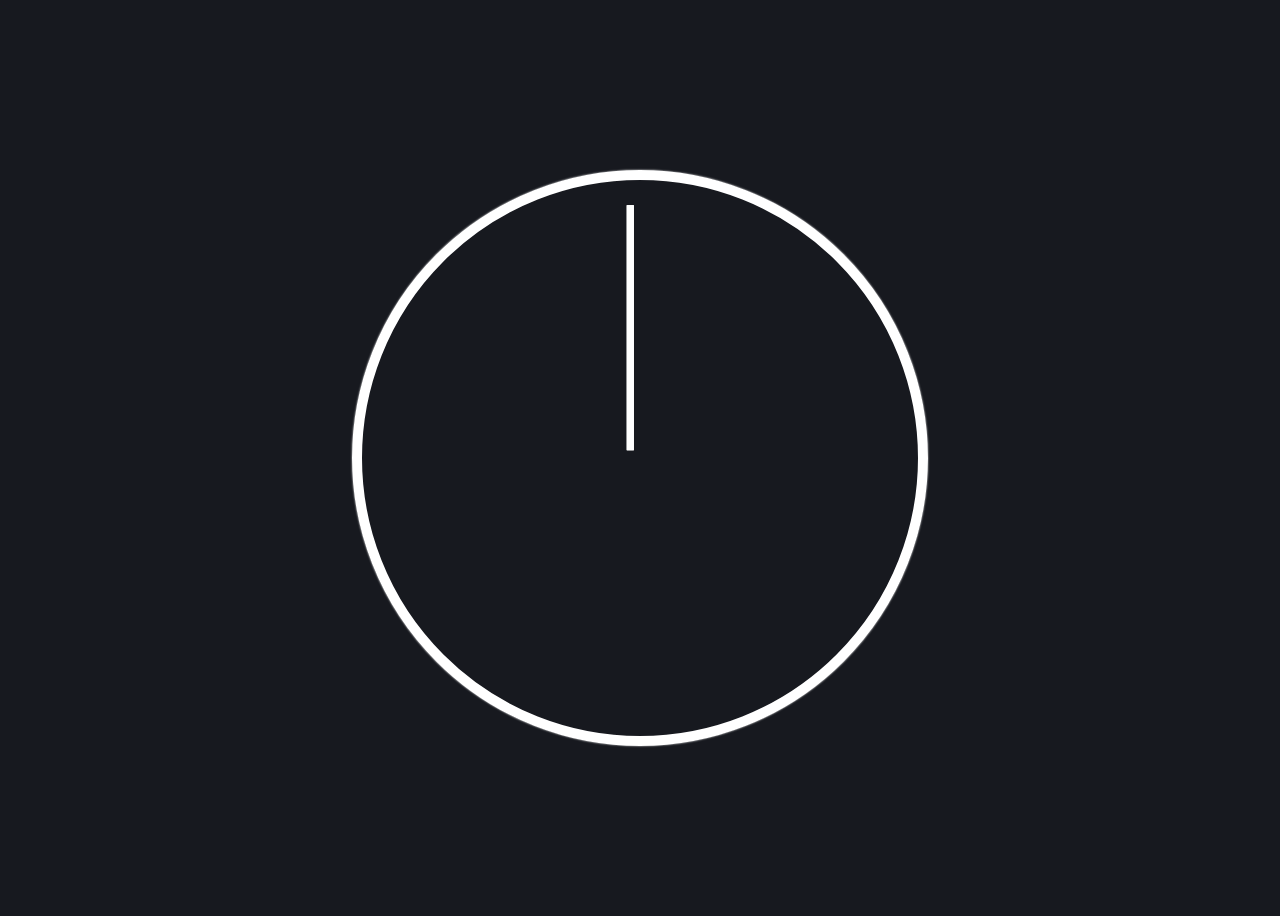
<file: 1-CSS + JS Clock/index.html>
<!DOCTYPE html>
<html lang="en">

<head>
    <meta charset="UTF-8">
    <meta http-equiv="X-UA-Compatible" content="IE=edge">
    <meta name="viewport" content="width=device-width, initial-scale=1.0">
    <link rel="stylesheet" href="./style.css">
    <title>Document</title>
</head>

<body>
    
        <div class="clock">
            <div class="clock-face">
                <div class="clock-hour hand"></div>
                <div class="clock-minute hand"></div>
                <div class="clock-second hand"></div>
            </div>
        </div>


        <script src="./script.js" type="text/javascript"></script>
</body>

</html>
</file>
<file: 1-CSS + JS Clock/style.css>
html {
  color: white;
  font-family: "Roboto", sans-serif;
  font-size: 1.2em;
  font-weight: 300;
  line-height: 1.5;
  margin: 0;
  padding: 0;
  text-align: center;
  text-shadow: 0 0 2px black;
}

body {
  background-color: rgb(23, 25, 31);
  font-size: 2rem;
  display: flex;
  flex: 1;
  min-height: 100vh;
  align-items: center;
}

.clock {
  width: 25rem;
  height: 25rem;
  border-radius: 50%;
  border: 10px solid #fff;
  margin: 3% auto;
  position: relative;
  padding: 2rem;
  box-shadow: 0 0 2px #fff;
  transition:translate(0% , 0%);
}

.clock-face {
  position: absolute;
  width: 100%;
  height: 100%;
  transform: translateY(-3px);
}

.hand {
  width: 44%;
  height: 7px;
  background-color: #fff;
  position: absolute;
  top: 39%;
  transform-origin: 94%;
  transform: rotate(90deg);
  transition: all 0.5s;
  transition-timing-function: ease-in-out;
}

.clock-hour {
}

.clock-minute {
}
.clock-second {
}
</file>
